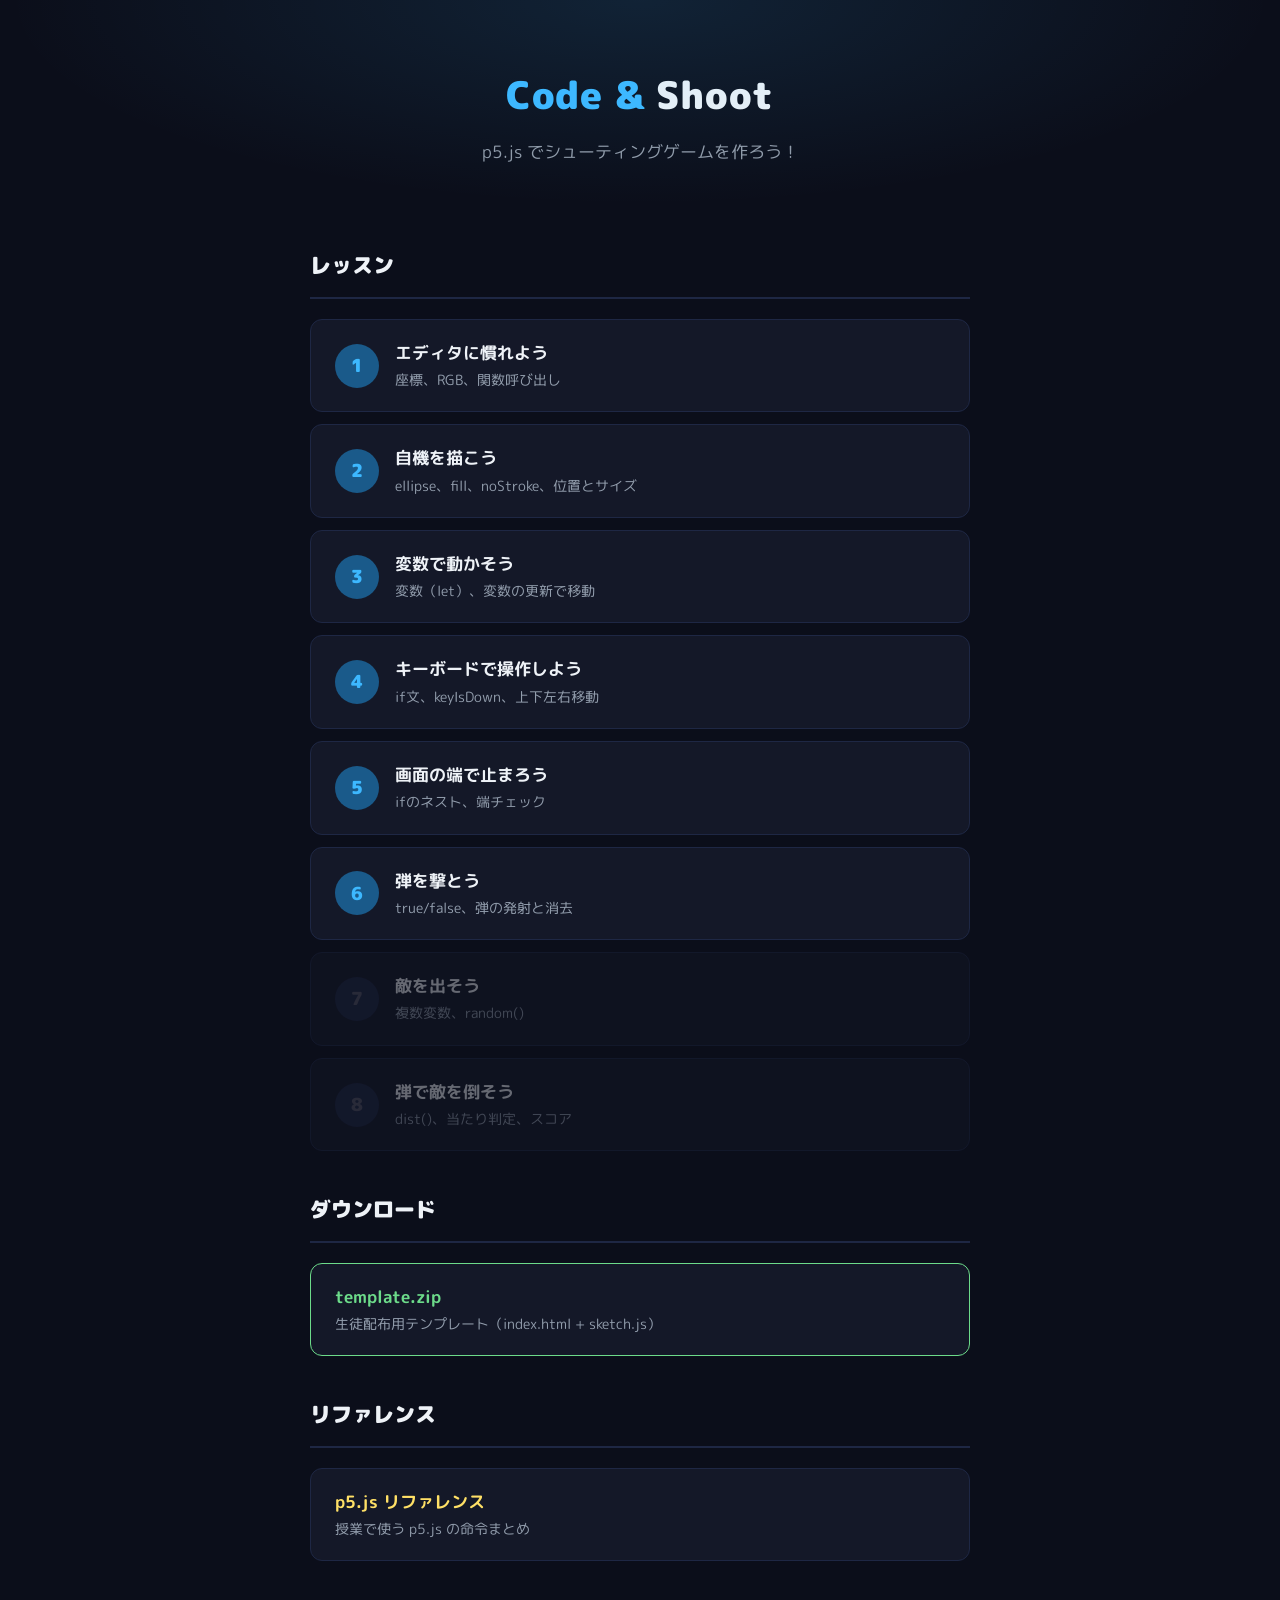
<file: docs/index.html>
<!DOCTYPE html>
<html lang="ja">
<head>
<meta charset="UTF-8">
<meta name="viewport" content="width=device-width, initial-scale=1.0">
<title>Code & Shoot｜もくじ</title>
<link href="https://fonts.googleapis.com/css2?family=M+PLUS+Rounded+1c:wght@400;700;900&family=Source+Code+Pro:wght@400;600&display=swap" rel="stylesheet">
<link rel="stylesheet" href="css/common.css">
<link rel="stylesheet" href="css/index.css">
</head>
<body>

<header>
  <h1><span>Code &</span> Shoot</h1>
  <p>p5.js でシューティングゲームを作ろう！</p>
</header>

<main class="container">

  <h2 class="section-title">レッスン</h2>
  <ul class="lesson-list">
    <li>
      <a href="lesson01.html">
        <div class="lesson-num">1</div>
        <div class="lesson-info">
          <div class="lesson-title">エディタに慣れよう</div>
          <div class="lesson-desc">座標、RGB、関数呼び出し</div>
        </div>
      </a>
    </li>
    <li>
      <a href="lesson02.html">
        <div class="lesson-num">2</div>
        <div class="lesson-info">
          <div class="lesson-title">自機を描こう</div>
          <div class="lesson-desc">ellipse、fill、noStroke、位置とサイズ</div>
        </div>
      </a>
    </li>
    <li>
      <a href="lesson03.html">
        <div class="lesson-num">3</div>
        <div class="lesson-info">
          <div class="lesson-title">変数で動かそう</div>
          <div class="lesson-desc">変数（let）、変数の更新で移動</div>
        </div>
      </a>
    </li>
    <li>
      <a href="lesson04.html">
        <div class="lesson-num">4</div>
        <div class="lesson-info">
          <div class="lesson-title">キーボードで操作しよう</div>
          <div class="lesson-desc">if文、keyIsDown、上下左右移動</div>
        </div>
      </a>
    </li>
    <li>
      <a href="lesson05.html">
        <div class="lesson-num">5</div>
        <div class="lesson-info">
          <div class="lesson-title">画面の端で止まろう</div>
          <div class="lesson-desc">ifのネスト、端チェック</div>
        </div>
      </a>
    </li>
    <li>
      <a href="lesson06.html">
        <div class="lesson-num">6</div>
        <div class="lesson-info">
          <div class="lesson-title">弾を撃とう</div>
          <div class="lesson-desc">true/false、弾の発射と消去</div>
        </div>
      </a>
    </li>
    <li class="disabled">
      <a href="#">
        <div class="lesson-num">7</div>
        <div class="lesson-info">
          <div class="lesson-title">敵を出そう</div>
          <div class="lesson-desc">複数変数、random()</div>
        </div>
      </a>
    </li>
    <li class="disabled">
      <a href="#">
        <div class="lesson-num">8</div>
        <div class="lesson-info">
          <div class="lesson-title">弾で敵を倒そう</div>
          <div class="lesson-desc">dist()、当たり判定、スコア</div>
        </div>
      </a>
    </li>
  </ul>

  <h2 class="section-title">ダウンロード</h2>
  <a href="https://github.com/trigg-dev/code-and-shoot/releases/latest/download/template.zip" class="ref-link ref-link--green">
    <div class="ref-title ref-title--green">template.zip</div>
    <div class="ref-desc">生徒配布用テンプレート（index.html + sketch.js）</div>
  </a>

  <h2 class="section-title">リファレンス</h2>
  <a href="reference.html" class="ref-link">
    <div class="ref-title">p5.js リファレンス</div>
    <div class="ref-desc">授業で使う p5.js の命令まとめ</div>
  </a>

</main>

</body>
</html>
</file>
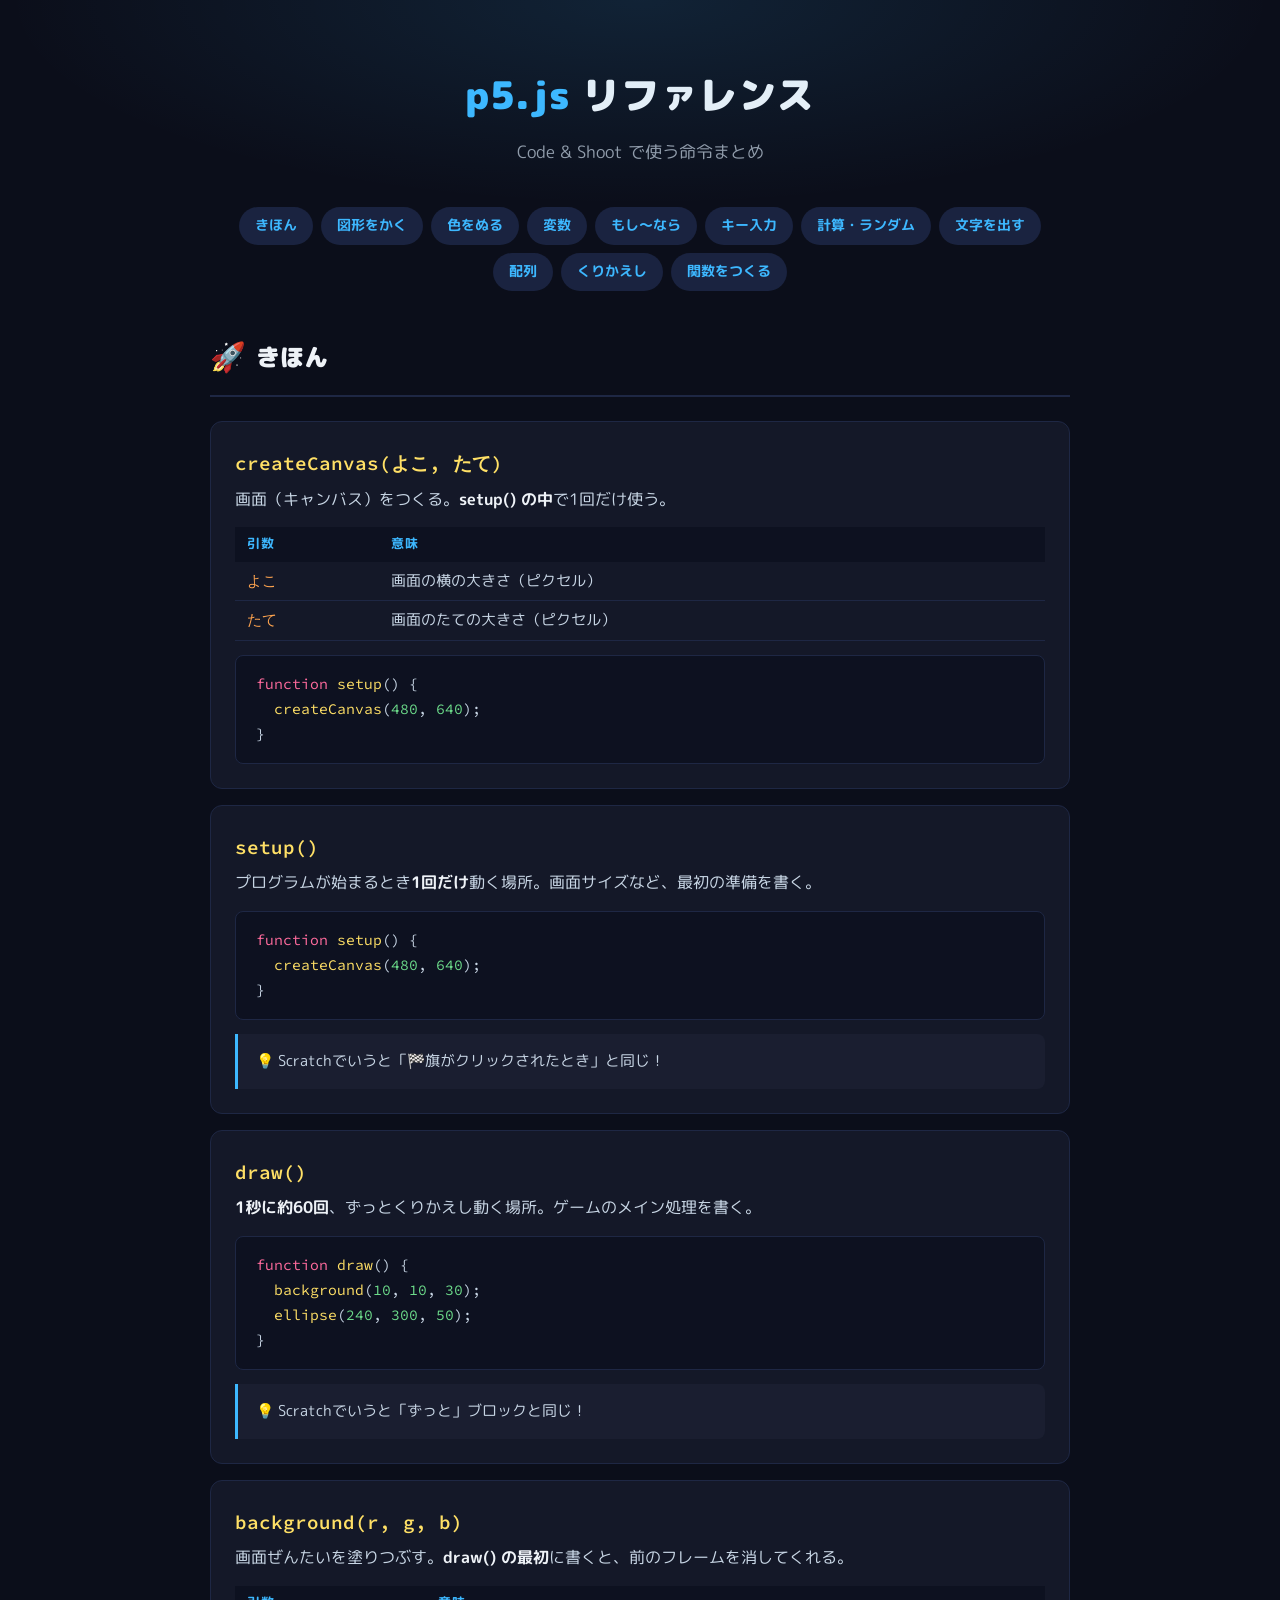
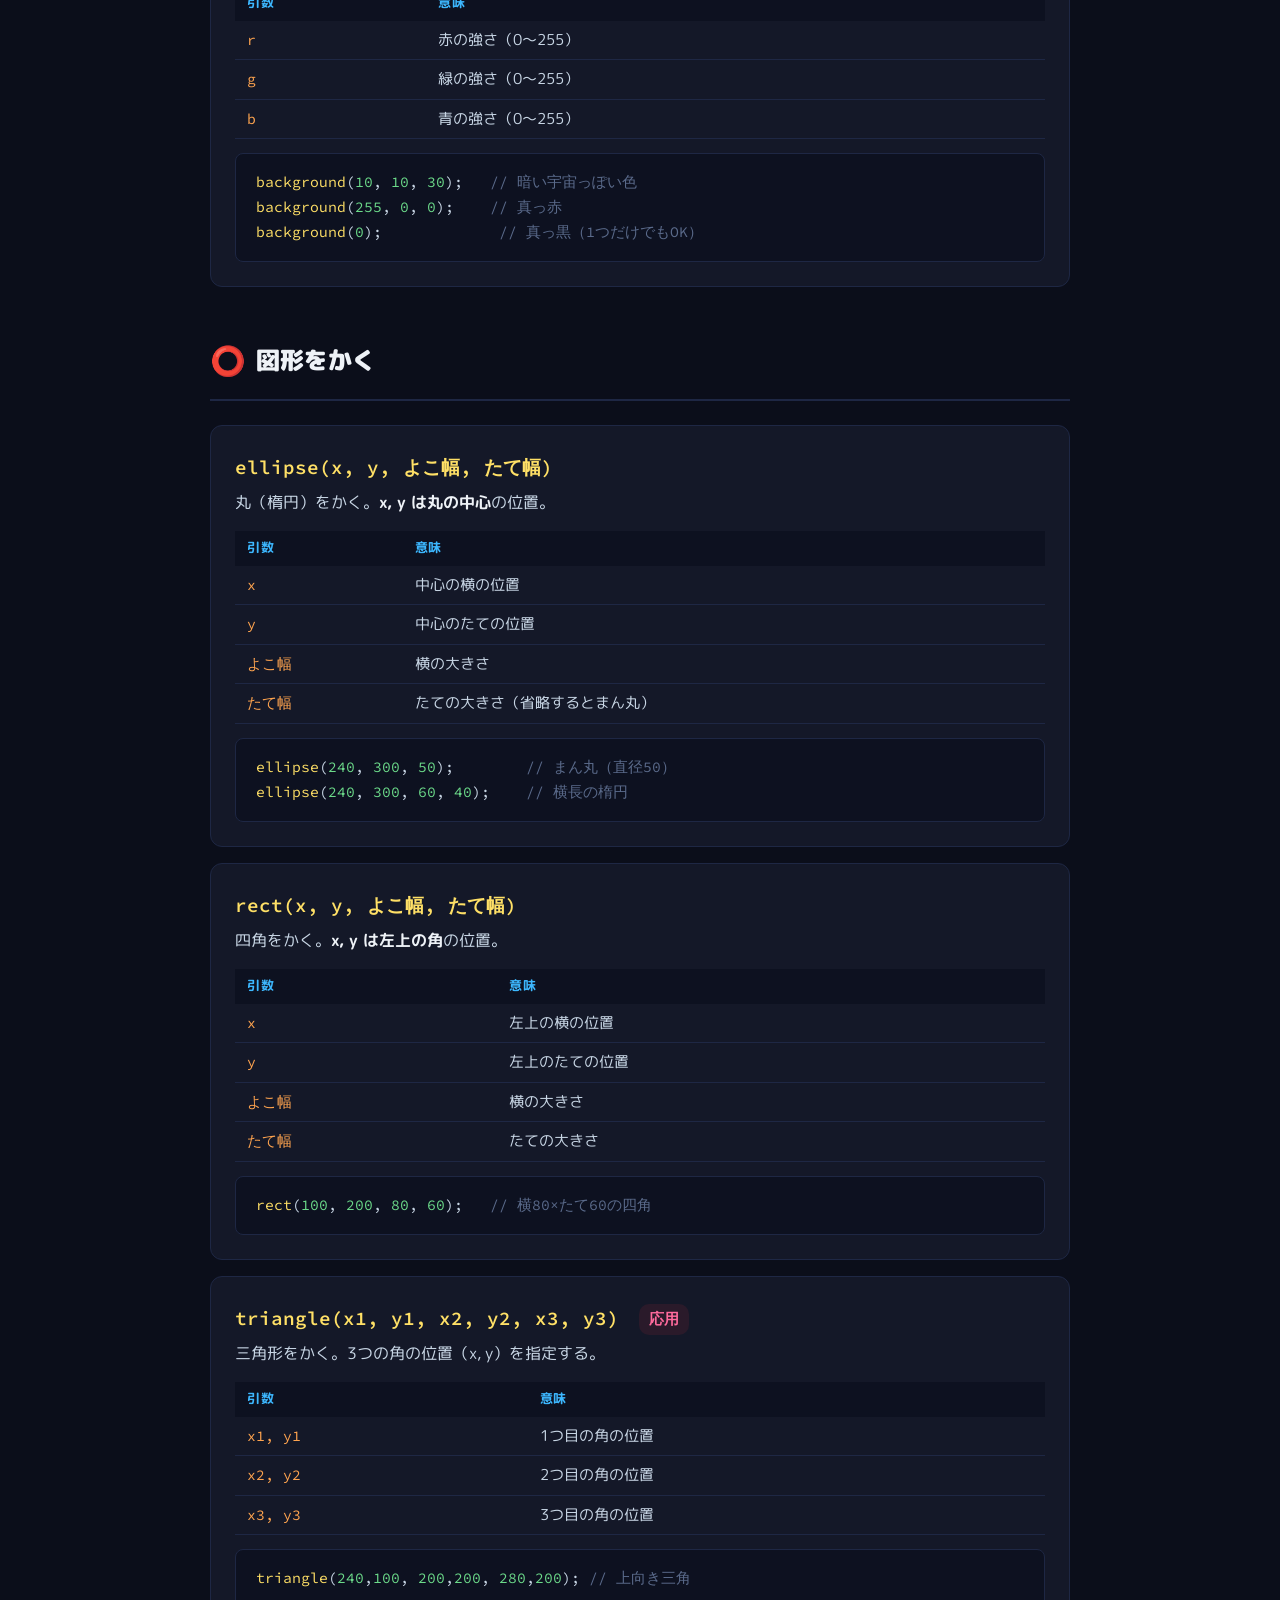
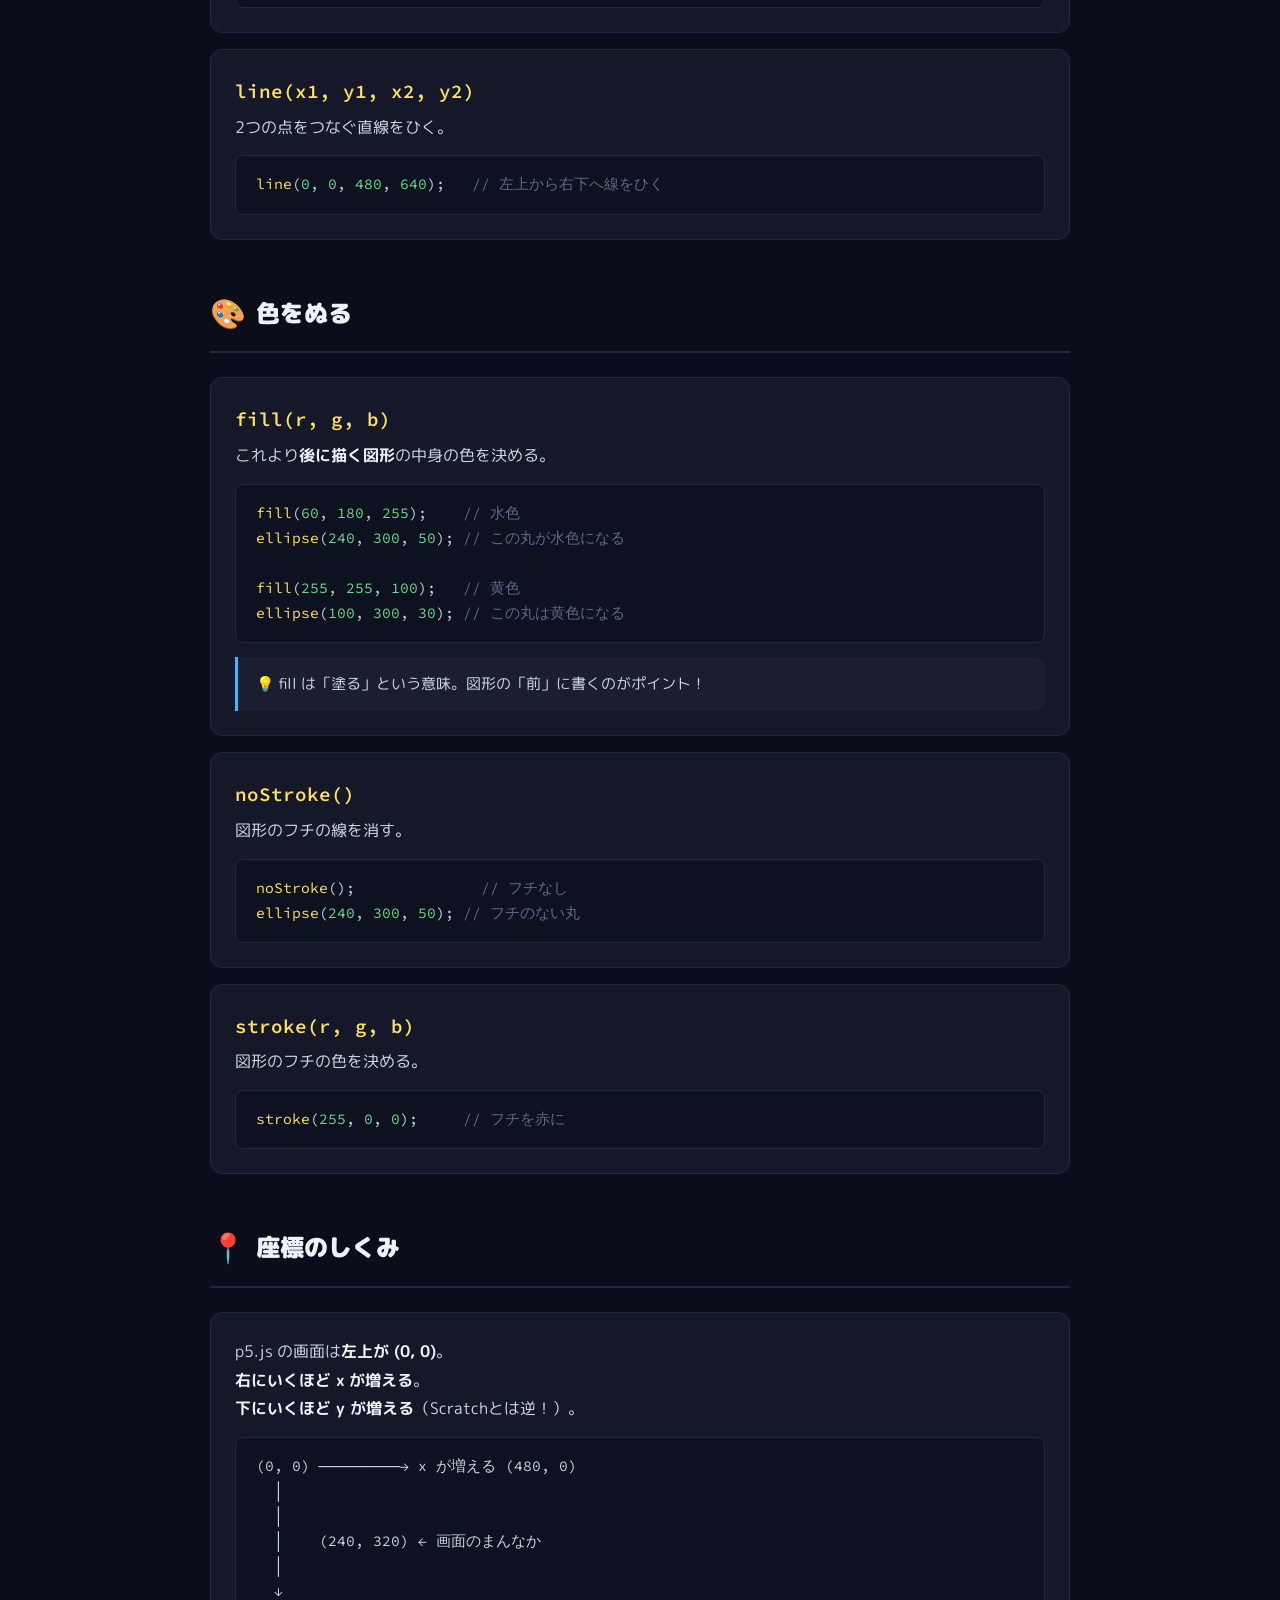
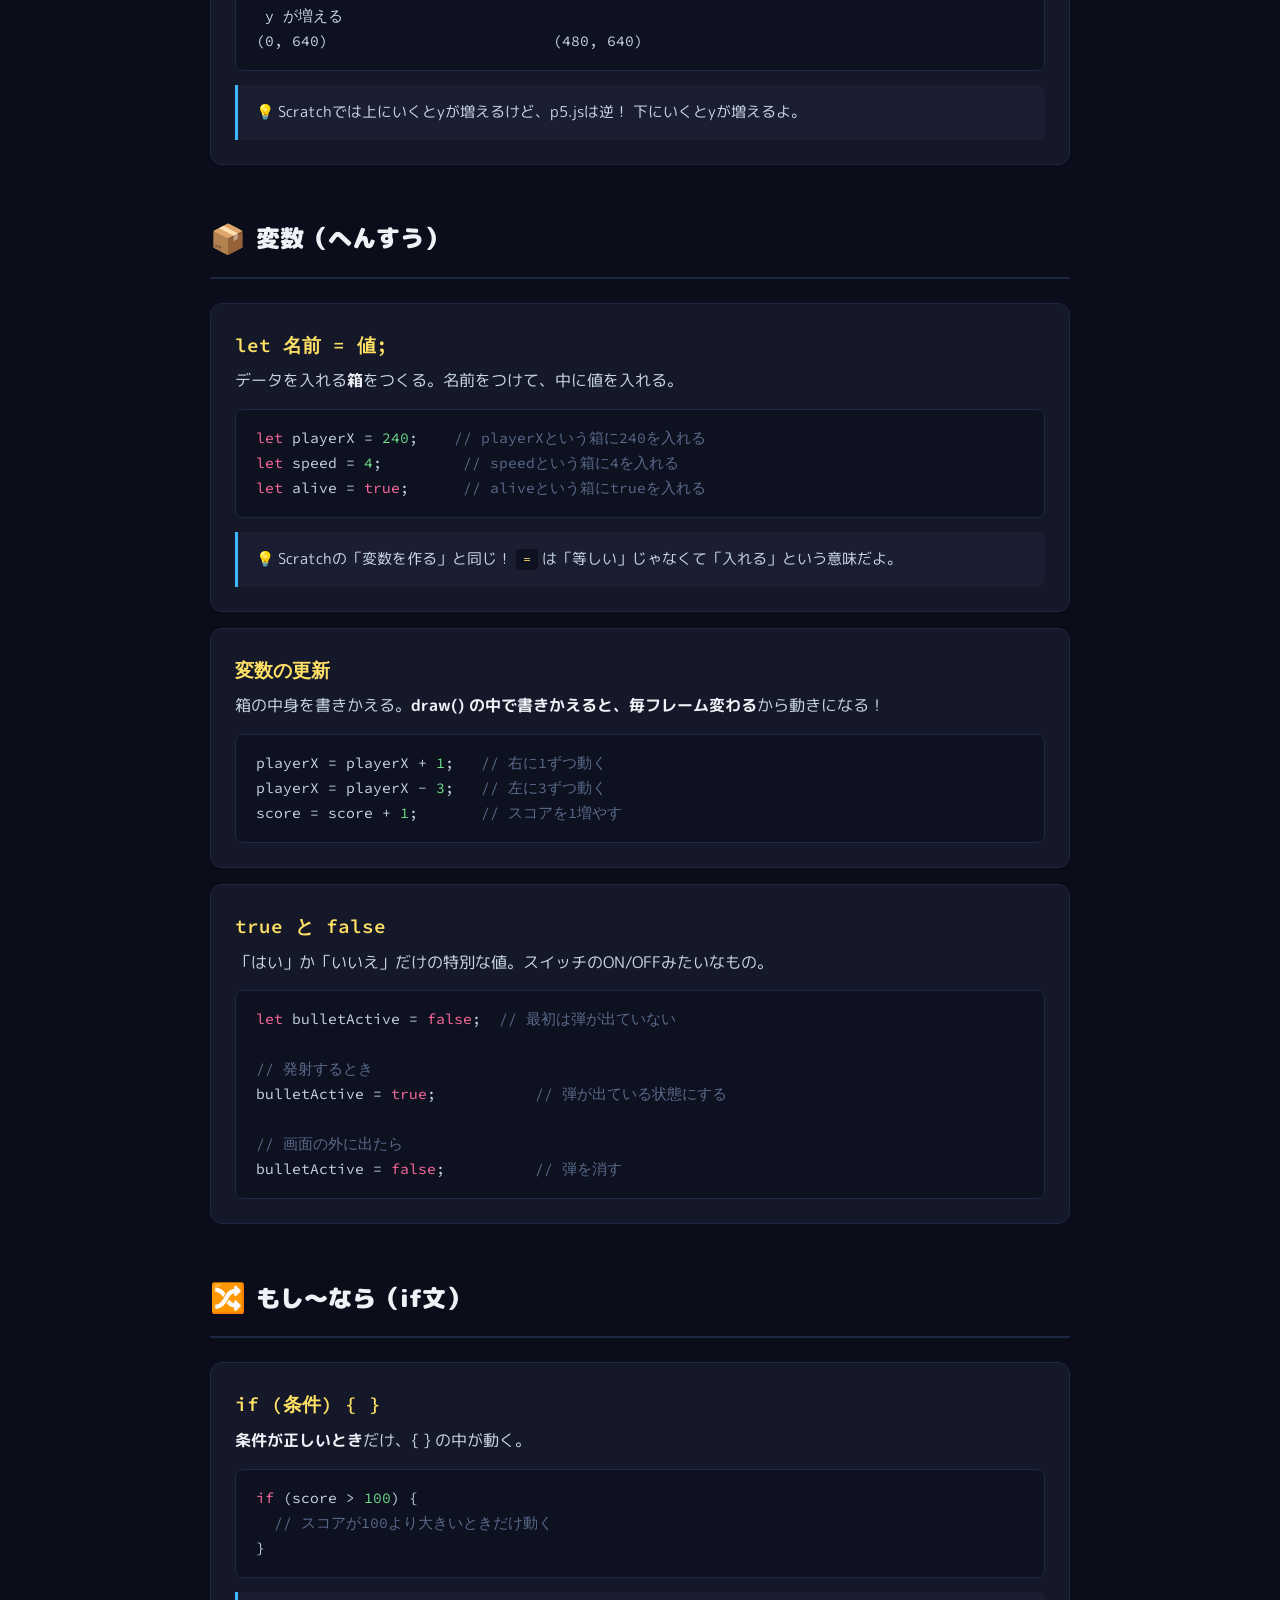
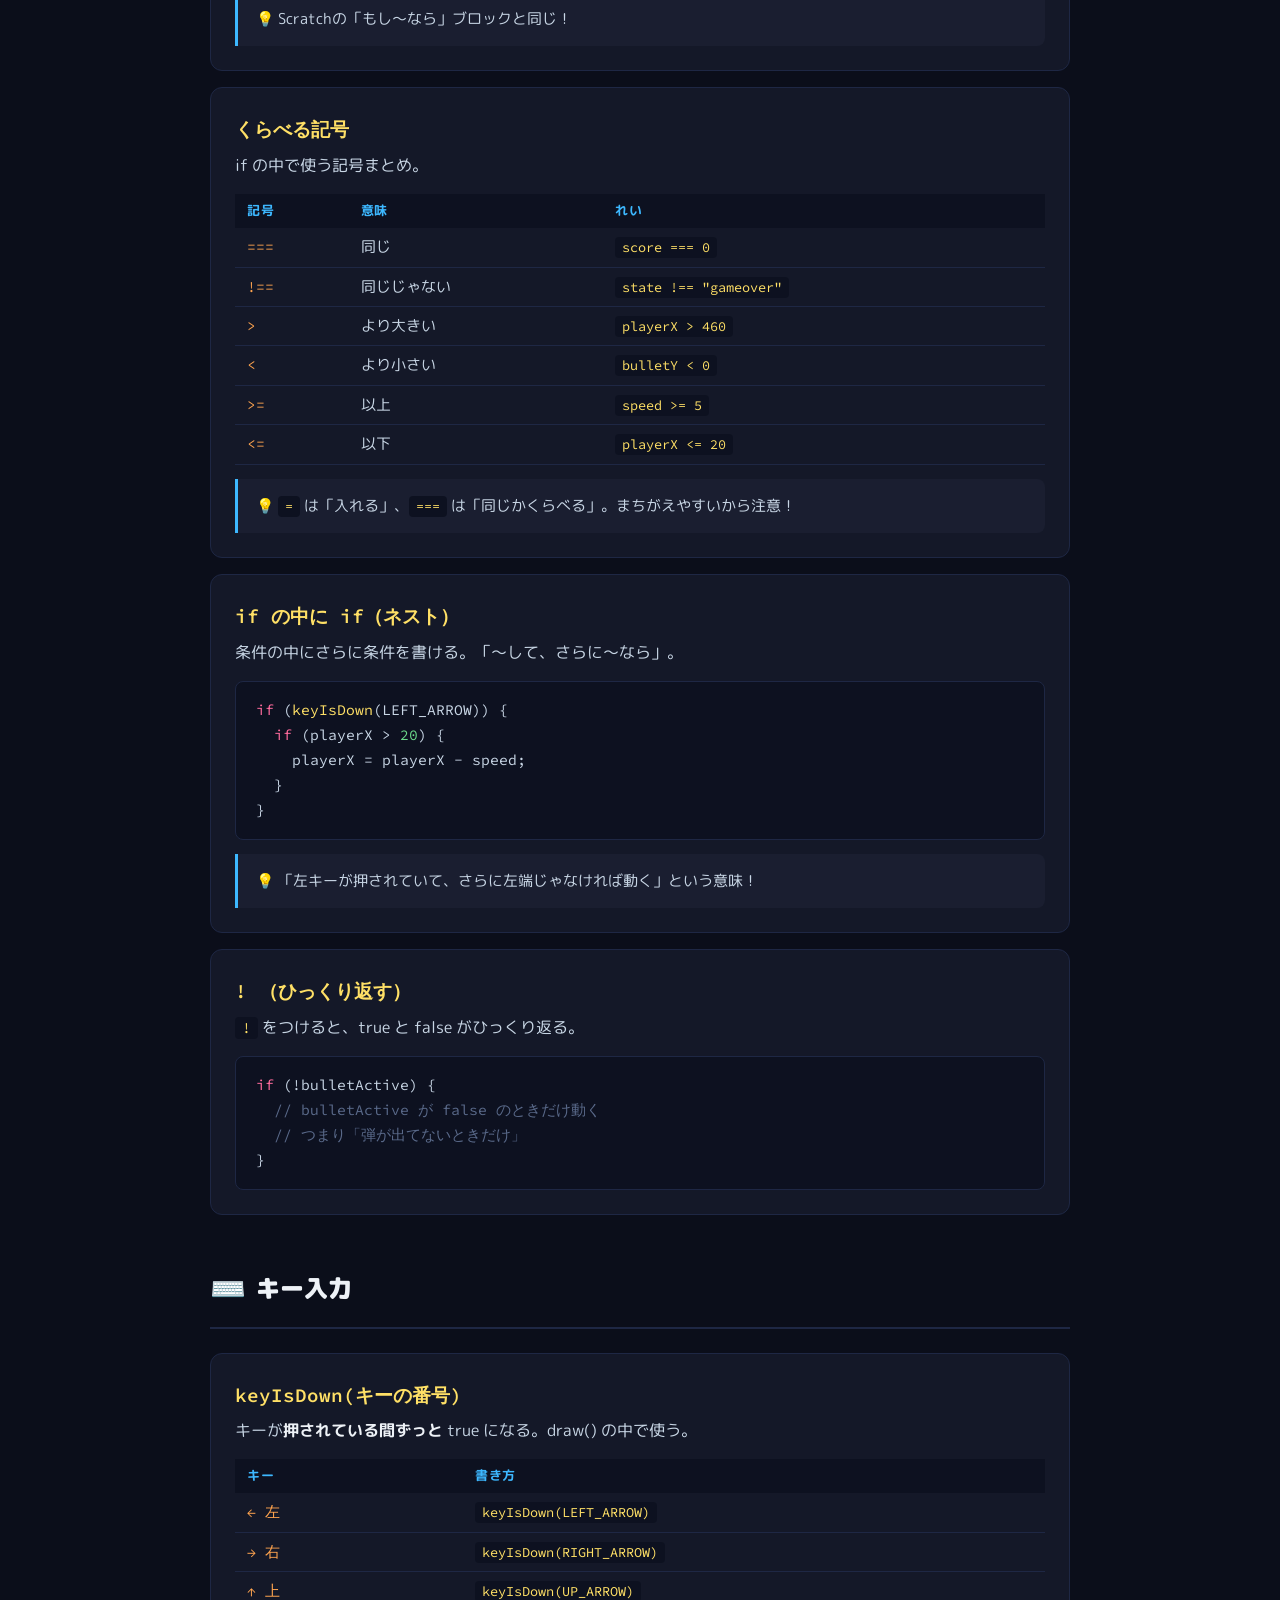
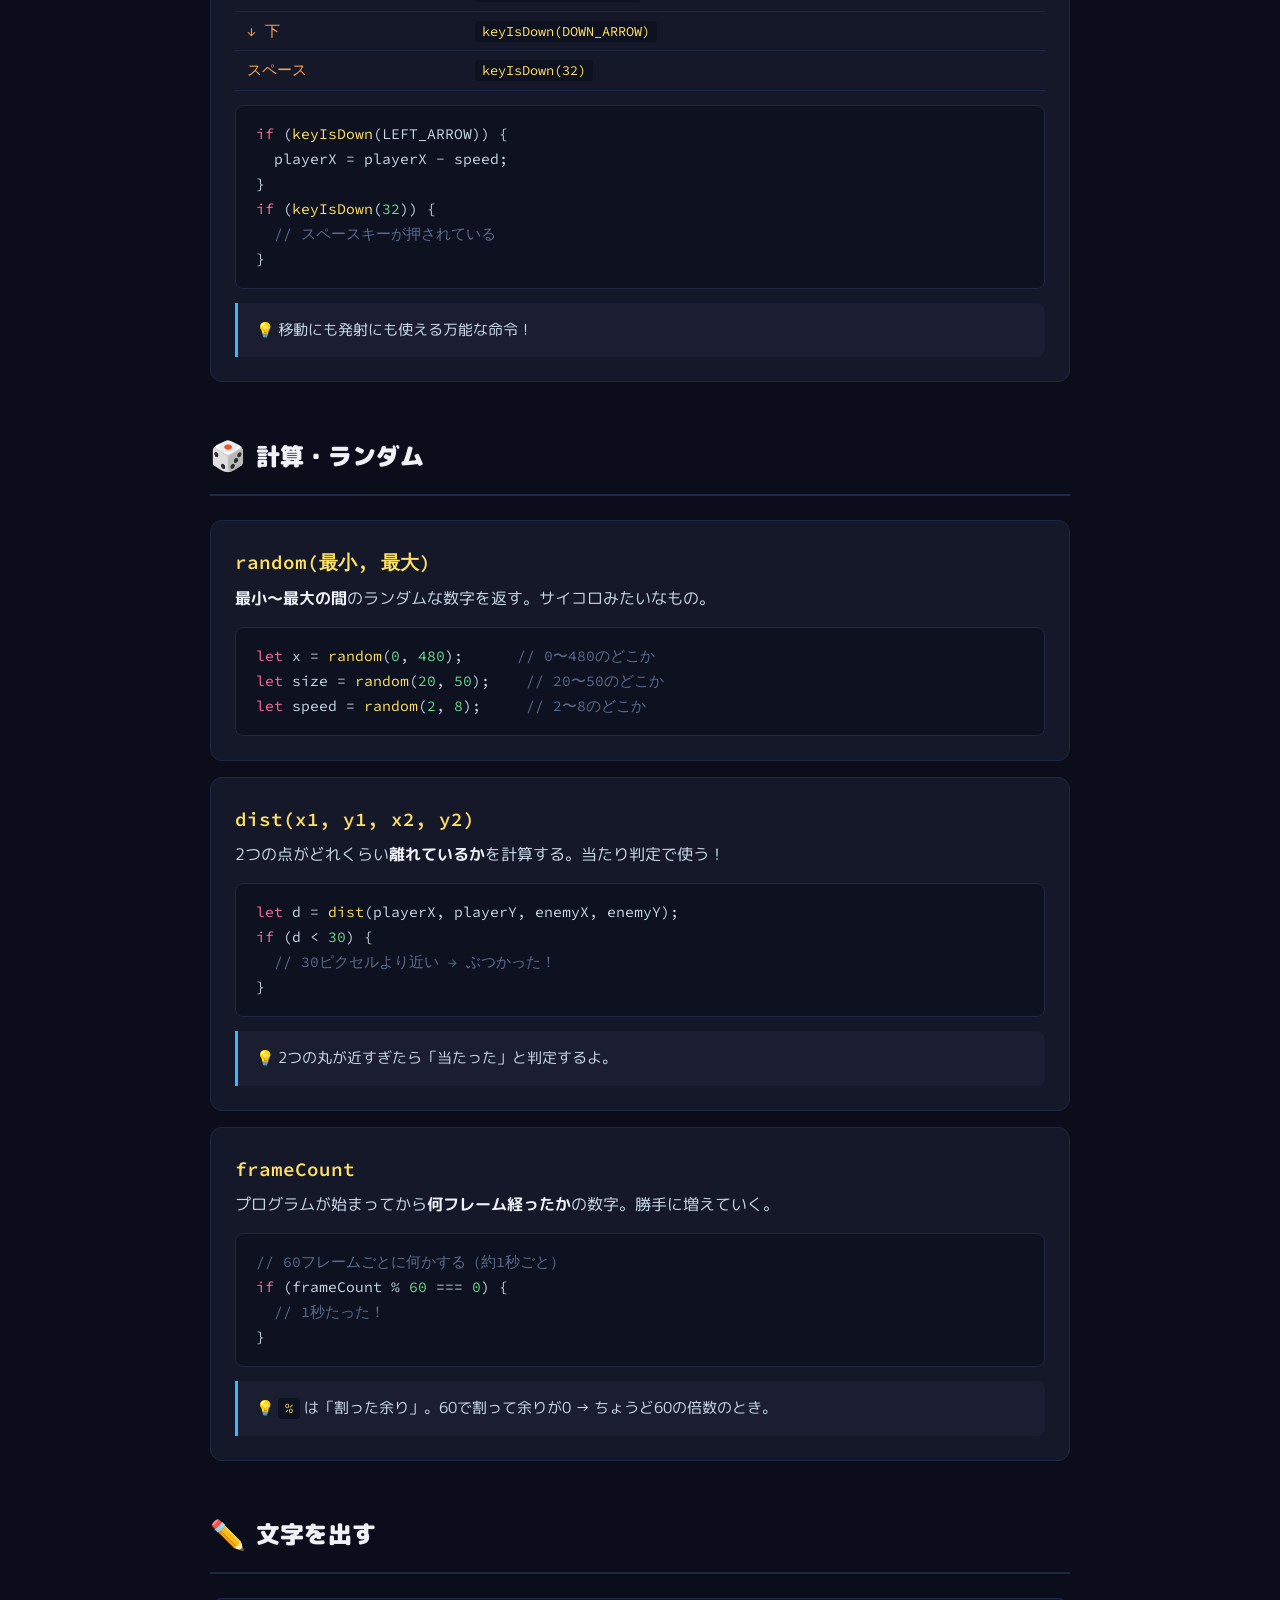
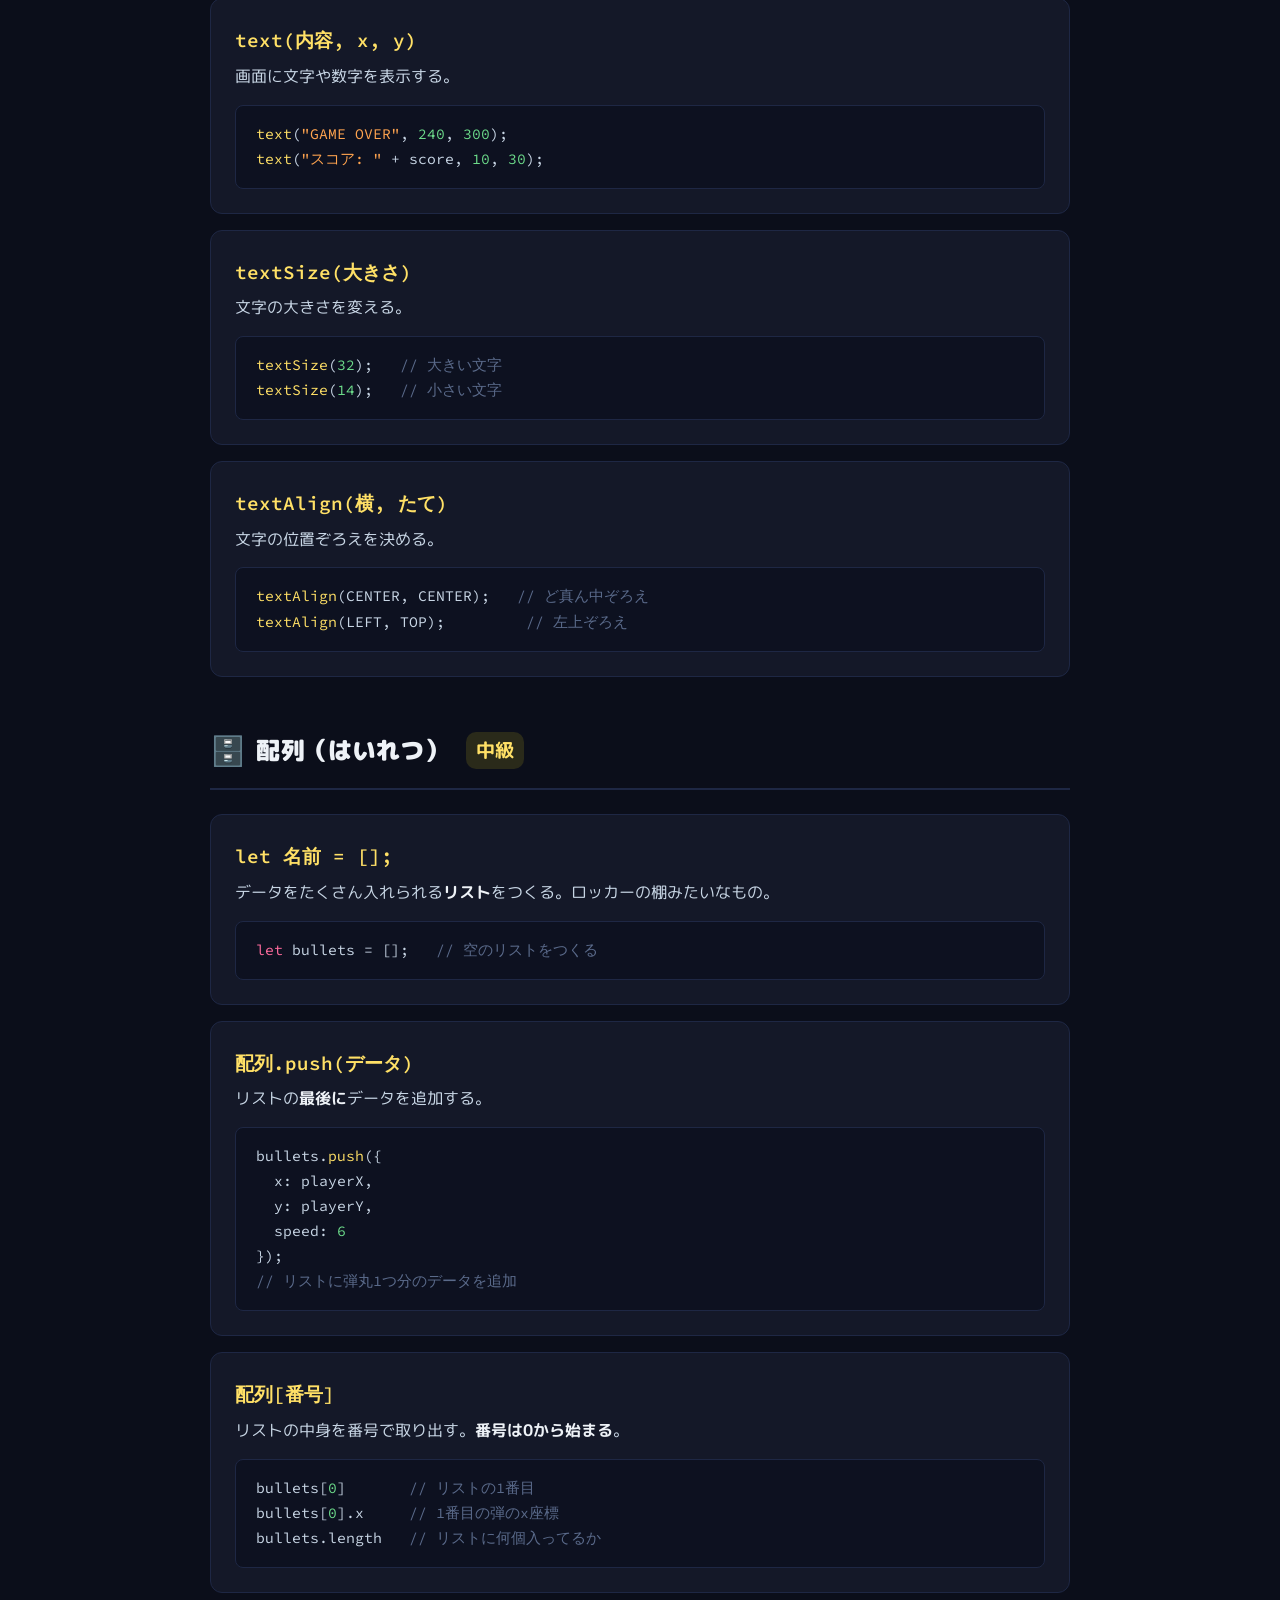
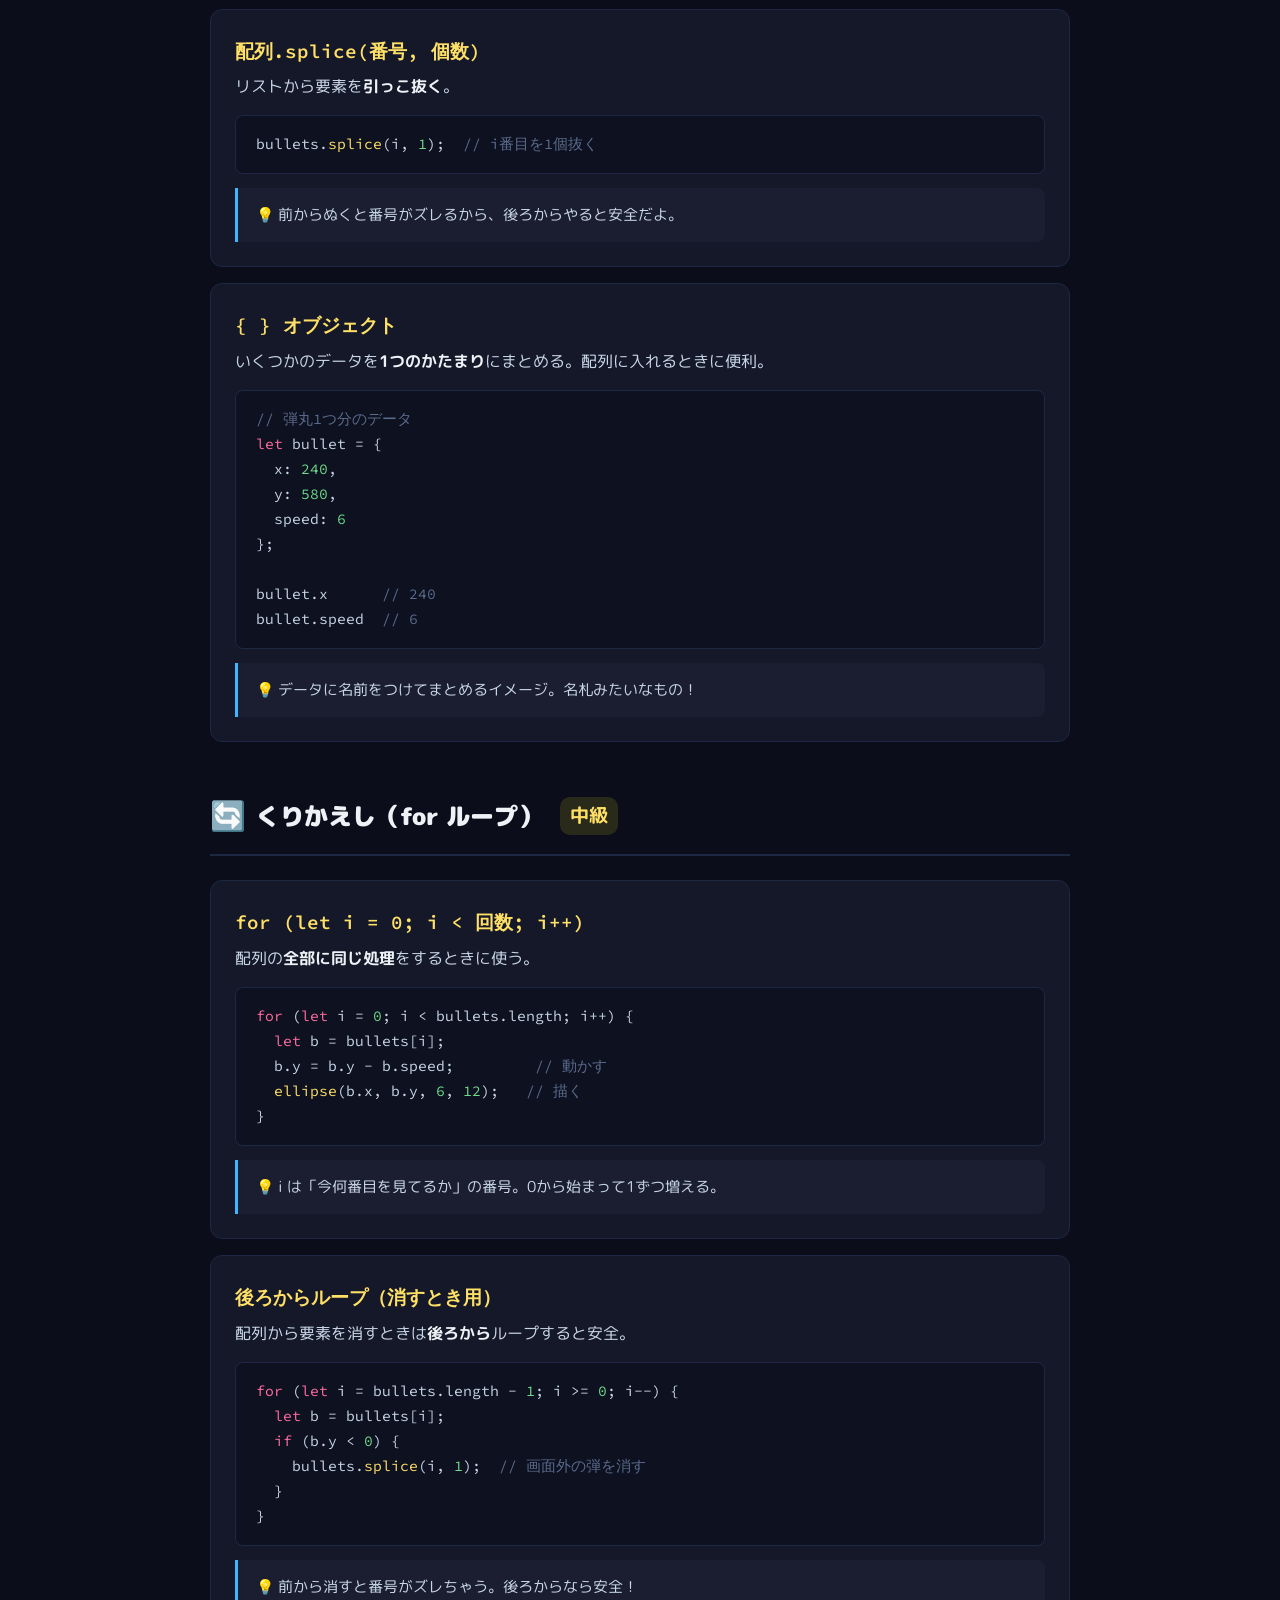
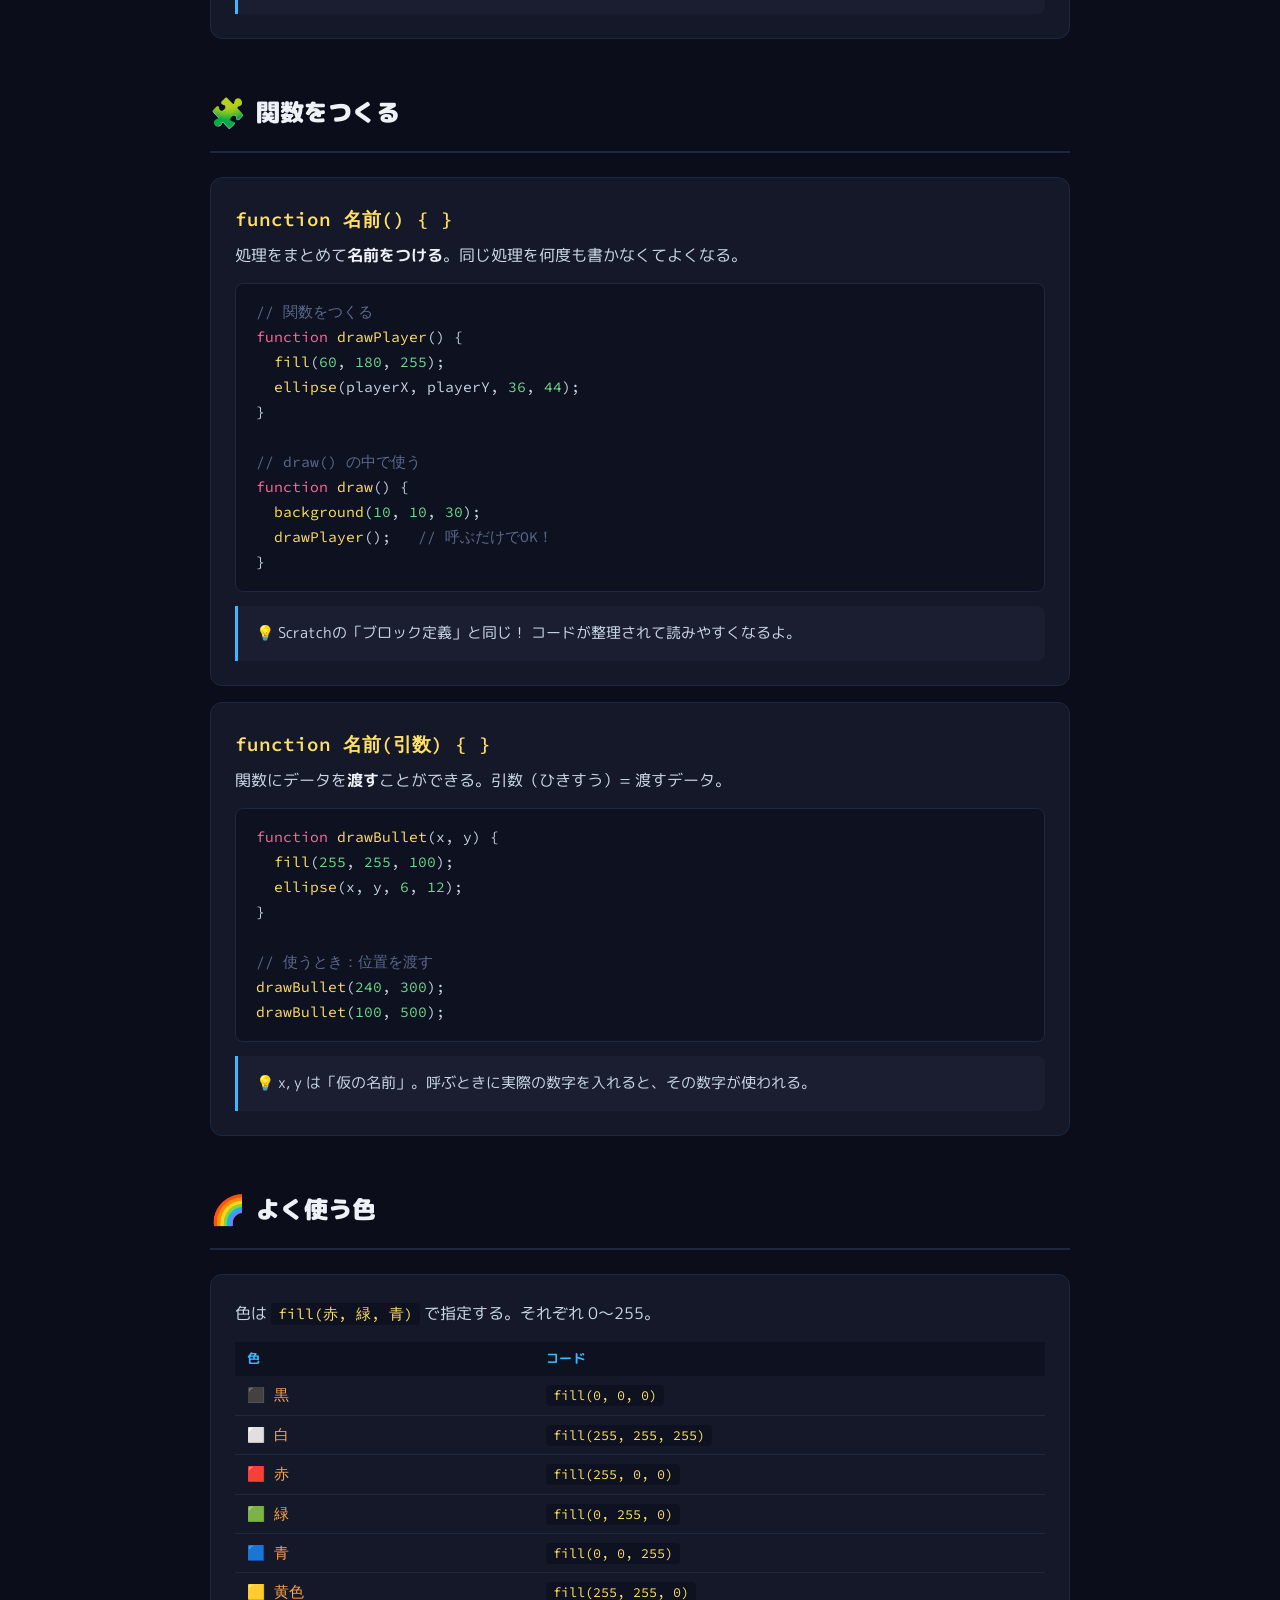
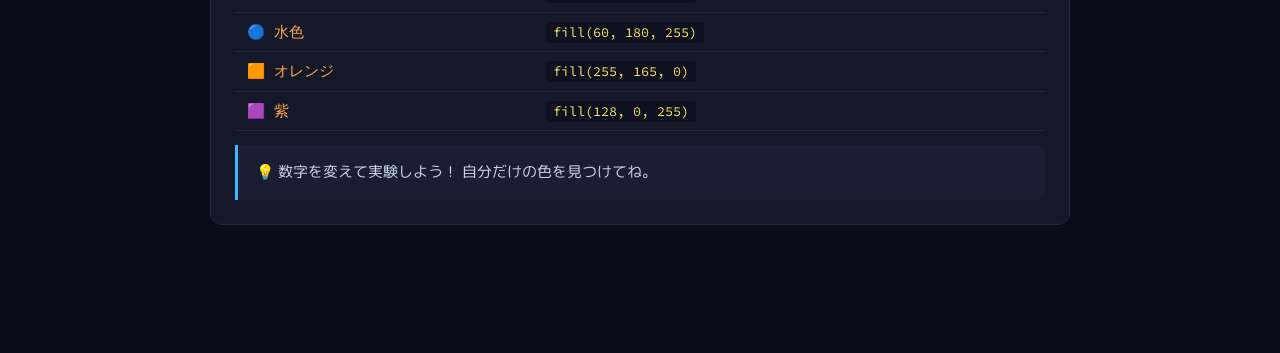
<file: docs/reference.html>
<!DOCTYPE html>
<html lang="ja">
<head>
<meta charset="UTF-8">
<meta name="viewport" content="width=device-width, initial-scale=1.0">
<title>p5.js リファレンス｜Code & Shoot</title>
<link href="https://fonts.googleapis.com/css2?family=M+PLUS+Rounded+1c:wght@400;700;900&family=Source+Code+Pro:wght@400;600&display=swap" rel="stylesheet">
<link rel="stylesheet" href="css/common.css">
<link rel="stylesheet" href="css/reference.css">
</head>
<body>

<header>
  <h1><span>p5.js</span> リファレンス</h1>
  <p>Code & Shoot で使う命令まとめ</p>
</header>

<nav class="ref-nav" aria-label="セクションナビ">
  <a href="#kihon">きほん</a>
  <a href="#drawing">図形をかく</a>
  <a href="#color">色をぬる</a>
  <a href="#variables">変数</a>
  <a href="#if">もし〜なら</a>
  <a href="#input">キー入力</a>
  <a href="#math">計算・ランダム</a>
  <a href="#text">文字を出す</a>
  <a href="#array">配列</a>
  <a href="#loop">くりかえし</a>
  <a href="#function">関数をつくる</a>
</nav>

<main class="container">

<section class="section" id="kihon">
  <h2 class="section-title"><span class="icon">🚀</span> きほん</h2>

  <div class="card">
    <div class="card-name">createCanvas(よこ, たて)</div>
    <div class="card-desc">画面（キャンバス）をつくる。<strong>setup() の中</strong>で1回だけ使う。</div>
    <table class="args">
      <tr><th>引数</th><th>意味</th></tr>
      <tr><td>よこ</td><td>画面の横の大きさ（ピクセル）</td></tr>
      <tr><td>たて</td><td>画面のたての大きさ（ピクセル）</td></tr>
    </table>
    <pre><span class="keyword">function</span> <span class="func">setup</span>() {
  <span class="func">createCanvas</span>(<span class="number">480</span>, <span class="number">640</span>);
}</pre>
  </div>

  <div class="card">
    <div class="card-name">setup()</div>
    <div class="card-desc">プログラムが始まるとき<strong>1回だけ</strong>動く場所。画面サイズなど、最初の準備を書く。</div>
    <pre><span class="keyword">function</span> <span class="func">setup</span>() {
  <span class="func">createCanvas</span>(<span class="number">480</span>, <span class="number">640</span>);
}</pre>
    <div class="hint">Scratchでいうと「🏁旗がクリックされたとき」と同じ！</div>
  </div>

  <div class="card">
    <div class="card-name">draw()</div>
    <div class="card-desc"><strong>1秒に約60回</strong>、ずっとくりかえし動く場所。ゲームのメイン処理を書く。</div>
    <pre><span class="keyword">function</span> <span class="func">draw</span>() {
  <span class="func">background</span>(<span class="number">10</span>, <span class="number">10</span>, <span class="number">30</span>);
  <span class="func">ellipse</span>(<span class="number">240</span>, <span class="number">300</span>, <span class="number">50</span>);
}</pre>
    <div class="hint">Scratchでいうと「ずっと」ブロックと同じ！</div>
  </div>

  <div class="card">
    <div class="card-name">background(r, g, b)</div>
    <div class="card-desc">画面ぜんたいを塗りつぶす。<strong>draw() の最初</strong>に書くと、前のフレームを消してくれる。</div>
    <table class="args">
      <tr><th>引数</th><th>意味</th></tr>
      <tr><td>r</td><td>赤の強さ（0〜255）</td></tr>
      <tr><td>g</td><td>緑の強さ（0〜255）</td></tr>
      <tr><td>b</td><td>青の強さ（0〜255）</td></tr>
    </table>
    <pre><span class="func">background</span>(<span class="number">10</span>, <span class="number">10</span>, <span class="number">30</span>);   <span class="comment">// 暗い宇宙っぽい色</span>
<span class="func">background</span>(<span class="number">255</span>, <span class="number">0</span>, <span class="number">0</span>);    <span class="comment">// 真っ赤</span>
<span class="func">background</span>(<span class="number">0</span>);             <span class="comment">// 真っ黒（1つだけでもOK）</span></pre>
  </div>
</section>

<section class="section" id="drawing">
  <h2 class="section-title"><span class="icon">⭕</span> 図形をかく</h2>

  <div class="card">
    <div class="card-name">ellipse(x, y, よこ幅, たて幅)</div>
    <div class="card-desc">丸（楕円）をかく。<strong>x, y は丸の中心</strong>の位置。</div>
    <table class="args">
      <tr><th>引数</th><th>意味</th></tr>
      <tr><td>x</td><td>中心の横の位置</td></tr>
      <tr><td>y</td><td>中心のたての位置</td></tr>
      <tr><td>よこ幅</td><td>横の大きさ</td></tr>
      <tr><td>たて幅</td><td>たての大きさ（省略するとまん丸）</td></tr>
    </table>
    <pre><span class="func">ellipse</span>(<span class="number">240</span>, <span class="number">300</span>, <span class="number">50</span>);        <span class="comment">// まん丸（直径50）</span>
<span class="func">ellipse</span>(<span class="number">240</span>, <span class="number">300</span>, <span class="number">60</span>, <span class="number">40</span>);    <span class="comment">// 横長の楕円</span></pre>
  </div>

  <div class="card">
    <div class="card-name">rect(x, y, よこ幅, たて幅)</div>
    <div class="card-desc">四角をかく。<strong>x, y は左上の角</strong>の位置。</div>
    <table class="args">
      <tr><th>引数</th><th>意味</th></tr>
      <tr><td>x</td><td>左上の横の位置</td></tr>
      <tr><td>y</td><td>左上のたての位置</td></tr>
      <tr><td>よこ幅</td><td>横の大きさ</td></tr>
      <tr><td>たて幅</td><td>たての大きさ</td></tr>
    </table>
    <pre><span class="func">rect</span>(<span class="number">100</span>, <span class="number">200</span>, <span class="number">80</span>, <span class="number">60</span>);   <span class="comment">// 横80×たて60の四角</span></pre>
  </div>

  <div class="card">
    <div class="card-name">triangle(x1, y1, x2, y2, x3, y3) <span class="tag tag-adv">応用</span></div>
    <div class="card-desc">三角形をかく。3つの角の位置（x, y）を指定する。</div>
    <table class="args">
      <tr><th>引数</th><th>意味</th></tr>
      <tr><td>x1, y1</td><td>1つ目の角の位置</td></tr>
      <tr><td>x2, y2</td><td>2つ目の角の位置</td></tr>
      <tr><td>x3, y3</td><td>3つ目の角の位置</td></tr>
    </table>
    <pre><span class="func">triangle</span>(<span class="number">240</span>,<span class="number">100</span>, <span class="number">200</span>,<span class="number">200</span>, <span class="number">280</span>,<span class="number">200</span>); <span class="comment">// 上向き三角</span></pre>
  </div>

  <div class="card">
    <div class="card-name">line(x1, y1, x2, y2)</div>
    <div class="card-desc">2つの点をつなぐ直線をひく。</div>
    <pre><span class="func">line</span>(<span class="number">0</span>, <span class="number">0</span>, <span class="number">480</span>, <span class="number">640</span>);   <span class="comment">// 左上から右下へ線をひく</span></pre>
  </div>
</section>

<section class="section" id="color">
  <h2 class="section-title"><span class="icon">🎨</span> 色をぬる</h2>

  <div class="card">
    <div class="card-name">fill(r, g, b)</div>
    <div class="card-desc">これより<strong>後に描く図形</strong>の中身の色を決める。</div>
    <pre><span class="func">fill</span>(<span class="number">60</span>, <span class="number">180</span>, <span class="number">255</span>);    <span class="comment">// 水色</span>
<span class="func">ellipse</span>(<span class="number">240</span>, <span class="number">300</span>, <span class="number">50</span>); <span class="comment">// この丸が水色になる</span>

<span class="func">fill</span>(<span class="number">255</span>, <span class="number">255</span>, <span class="number">100</span>);   <span class="comment">// 黄色</span>
<span class="func">ellipse</span>(<span class="number">100</span>, <span class="number">300</span>, <span class="number">30</span>); <span class="comment">// この丸は黄色になる</span></pre>
    <div class="hint">fill は「塗る」という意味。図形の「前」に書くのがポイント！</div>
  </div>

  <div class="card">
    <div class="card-name">noStroke()</div>
    <div class="card-desc">図形のフチの線を消す。</div>
    <pre><span class="func">noStroke</span>();              <span class="comment">// フチなし</span>
<span class="func">ellipse</span>(<span class="number">240</span>, <span class="number">300</span>, <span class="number">50</span>); <span class="comment">// フチのない丸</span></pre>
  </div>

  <div class="card">
    <div class="card-name">stroke(r, g, b)</div>
    <div class="card-desc">図形のフチの色を決める。</div>
    <pre><span class="func">stroke</span>(<span class="number">255</span>, <span class="number">0</span>, <span class="number">0</span>);     <span class="comment">// フチを赤に</span></pre>
  </div>
</section>

<section class="section">
  <h2 class="section-title"><span class="icon">📍</span> 座標のしくみ</h2>

  <div class="card">
    <div class="card-desc">
      p5.js の画面は<strong>左上が (0, 0)</strong>。<br>
      <strong>右にいくほど x が増える</strong>。<br>
      <strong>下にいくほど y が増える</strong>（Scratchとは逆！）。
    </div>
    <pre>
(0, 0) ─────────→ x が増える (480, 0)
  │
  │
  │    (240, 320) ← 画面のまんなか
  │
  ↓
 y が増える
(0, 640)                         (480, 640)
</pre>
    <div class="hint">Scratchでは上にいくとyが増えるけど、p5.jsは逆！ 下にいくとyが増えるよ。</div>
  </div>
</section>

<section class="section" id="variables">
  <h2 class="section-title"><span class="icon">📦</span> 変数（へんすう）</h2>

  <div class="card">
    <div class="card-name">let 名前 = 値;</div>
    <div class="card-desc">データを入れる<strong>箱</strong>をつくる。名前をつけて、中に値を入れる。</div>
    <pre><span class="keyword">let</span> playerX = <span class="number">240</span>;    <span class="comment">// playerXという箱に240を入れる</span>
<span class="keyword">let</span> speed = <span class="number">4</span>;         <span class="comment">// speedという箱に4を入れる</span>
<span class="keyword">let</span> alive = <span class="keyword">true</span>;      <span class="comment">// aliveという箱にtrueを入れる</span></pre>
    <div class="hint">Scratchの「変数を作る」と同じ！ <code>=</code> は「等しい」じゃなくて「入れる」という意味だよ。</div>
  </div>

  <div class="card">
    <div class="card-name">変数の更新</div>
    <div class="card-desc">箱の中身を書きかえる。<strong>draw() の中で書きかえると、毎フレーム変わる</strong>から動きになる！</div>
    <pre>playerX = playerX + <span class="number">1</span>;   <span class="comment">// 右に1ずつ動く</span>
playerX = playerX - <span class="number">3</span>;   <span class="comment">// 左に3ずつ動く</span>
score = score + <span class="number">1</span>;       <span class="comment">// スコアを1増やす</span></pre>
  </div>

  <div class="card">
    <div class="card-name">true と false</div>
    <div class="card-desc">「はい」か「いいえ」だけの特別な値。スイッチのON/OFFみたいなもの。</div>
    <pre><span class="keyword">let</span> bulletActive = <span class="keyword">false</span>;  <span class="comment">// 最初は弾が出ていない</span>

<span class="comment">// 発射するとき</span>
bulletActive = <span class="keyword">true</span>;           <span class="comment">// 弾が出ている状態にする</span>

<span class="comment">// 画面の外に出たら</span>
bulletActive = <span class="keyword">false</span>;          <span class="comment">// 弾を消す</span></pre>
  </div>
</section>

<section class="section" id="if">
  <h2 class="section-title"><span class="icon">🔀</span> もし〜なら（if文）</h2>

  <div class="card">
    <div class="card-name">if (条件) { }</div>
    <div class="card-desc"><strong>条件が正しいとき</strong>だけ、{ } の中が動く。</div>
    <pre><span class="keyword">if</span> (score > <span class="number">100</span>) {
  <span class="comment">// スコアが100より大きいときだけ動く</span>
}</pre>
    <div class="hint">Scratchの「もし〜なら」ブロックと同じ！</div>
  </div>

  <div class="card">
    <div class="card-name">くらべる記号</div>
    <div class="card-desc">if の中で使う記号まとめ。</div>
    <table class="args">
      <tr><th>記号</th><th>意味</th><th>れい</th></tr>
      <tr><td>===</td><td>同じ</td><td><code>score === 0</code></td></tr>
      <tr><td>!==</td><td>同じじゃない</td><td><code>state !== "gameover"</code></td></tr>
      <tr><td>&gt;</td><td>より大きい</td><td><code>playerX > 460</code></td></tr>
      <tr><td>&lt;</td><td>より小さい</td><td><code>bulletY < 0</code></td></tr>
      <tr><td>&gt;=</td><td>以上</td><td><code>speed >= 5</code></td></tr>
      <tr><td>&lt;=</td><td>以下</td><td><code>playerX <= 20</code></td></tr>
    </table>
    <div class="hint"><code>=</code> は「入れる」、<code>===</code> は「同じかくらべる」。まちがえやすいから注意！</div>
  </div>

  <div class="card">
    <div class="card-name">if の中に if（ネスト）</div>
    <div class="card-desc">条件の中にさらに条件を書ける。「〜して、さらに〜なら」。</div>
    <pre><span class="keyword">if</span> (<span class="func">keyIsDown</span>(LEFT_ARROW)) {
  <span class="keyword">if</span> (playerX > <span class="number">20</span>) {
    playerX = playerX - speed;
  }
}</pre>
    <div class="hint">「左キーが押されていて、さらに左端じゃなければ動く」という意味！</div>
  </div>

  <div class="card">
    <div class="card-name">! （ひっくり返す）</div>
    <div class="card-desc"><code>!</code> をつけると、true と false がひっくり返る。</div>
    <pre><span class="keyword">if</span> (!bulletActive) {
  <span class="comment">// bulletActive が false のときだけ動く</span>
  <span class="comment">// つまり「弾が出てないときだけ」</span>
}</pre>
  </div>
</section>

<section class="section" id="input">
  <h2 class="section-title"><span class="icon">⌨️</span> キー入力</h2>

  <div class="card">
    <div class="card-name">keyIsDown(キーの番号)</div>
    <div class="card-desc">キーが<strong>押されている間ずっと</strong> true になる。draw() の中で使う。</div>
    <table class="args">
      <tr><th>キー</th><th>書き方</th></tr>
      <tr><td>← 左</td><td><code>keyIsDown(LEFT_ARROW)</code></td></tr>
      <tr><td>→ 右</td><td><code>keyIsDown(RIGHT_ARROW)</code></td></tr>
      <tr><td>↑ 上</td><td><code>keyIsDown(UP_ARROW)</code></td></tr>
      <tr><td>↓ 下</td><td><code>keyIsDown(DOWN_ARROW)</code></td></tr>
      <tr><td>スペース</td><td><code>keyIsDown(32)</code></td></tr>
    </table>
    <pre><span class="keyword">if</span> (<span class="func">keyIsDown</span>(LEFT_ARROW)) {
  playerX = playerX - speed;
}
<span class="keyword">if</span> (<span class="func">keyIsDown</span>(<span class="number">32</span>)) {
  <span class="comment">// スペースキーが押されている</span>
}</pre>
    <div class="hint">移動にも発射にも使える万能な命令！</div>
  </div>
</section>

<section class="section" id="math">
  <h2 class="section-title"><span class="icon">🎲</span> 計算・ランダム</h2>

  <div class="card">
    <div class="card-name">random(最小, 最大)</div>
    <div class="card-desc"><strong>最小〜最大の間</strong>のランダムな数字を返す。サイコロみたいなもの。</div>
    <pre><span class="keyword">let</span> x = <span class="func">random</span>(<span class="number">0</span>, <span class="number">480</span>);      <span class="comment">// 0〜480のどこか</span>
<span class="keyword">let</span> size = <span class="func">random</span>(<span class="number">20</span>, <span class="number">50</span>);    <span class="comment">// 20〜50のどこか</span>
<span class="keyword">let</span> speed = <span class="func">random</span>(<span class="number">2</span>, <span class="number">8</span>);     <span class="comment">// 2〜8のどこか</span></pre>
  </div>

  <div class="card">
    <div class="card-name">dist(x1, y1, x2, y2)</div>
    <div class="card-desc">2つの点がどれくらい<strong>離れているか</strong>を計算する。当たり判定で使う！</div>
    <pre><span class="keyword">let</span> d = <span class="func">dist</span>(playerX, playerY, enemyX, enemyY);
<span class="keyword">if</span> (d < <span class="number">30</span>) {
  <span class="comment">// 30ピクセルより近い → ぶつかった！</span>
}</pre>
    <div class="hint">2つの丸が近すぎたら「当たった」と判定するよ。</div>
  </div>

  <div class="card">
    <div class="card-name">frameCount</div>
    <div class="card-desc">プログラムが始まってから<strong>何フレーム経ったか</strong>の数字。勝手に増えていく。</div>
    <pre><span class="comment">// 60フレームごとに何かする（約1秒ごと）</span>
<span class="keyword">if</span> (frameCount % <span class="number">60</span> === <span class="number">0</span>) {
  <span class="comment">// 1秒たった！</span>
}</pre>
    <div class="hint"><code>%</code> は「割った余り」。60で割って余りが0 → ちょうど60の倍数のとき。</div>
  </div>
</section>

<section class="section" id="text">
  <h2 class="section-title"><span class="icon">✏️</span> 文字を出す</h2>

  <div class="card">
    <div class="card-name">text(内容, x, y)</div>
    <div class="card-desc">画面に文字や数字を表示する。</div>
    <pre><span class="func">text</span>(<span class="string">"GAME OVER"</span>, <span class="number">240</span>, <span class="number">300</span>);
<span class="func">text</span>(<span class="string">"スコア: "</span> + score, <span class="number">10</span>, <span class="number">30</span>);</pre>
  </div>

  <div class="card">
    <div class="card-name">textSize(大きさ)</div>
    <div class="card-desc">文字の大きさを変える。</div>
    <pre><span class="func">textSize</span>(<span class="number">32</span>);   <span class="comment">// 大きい文字</span>
<span class="func">textSize</span>(<span class="number">14</span>);   <span class="comment">// 小さい文字</span></pre>
  </div>

  <div class="card">
    <div class="card-name">textAlign(横, たて)</div>
    <div class="card-desc">文字の位置ぞろえを決める。</div>
    <pre><span class="func">textAlign</span>(CENTER, CENTER);   <span class="comment">// ど真ん中ぞろえ</span>
<span class="func">textAlign</span>(LEFT, TOP);         <span class="comment">// 左上ぞろえ</span></pre>
  </div>
</section>

<section class="section" id="array">
  <h2 class="section-title"><span class="icon">🗄️</span> 配列（はいれつ）<span class="tag tag-mid">中級</span></h2>

  <div class="card">
    <div class="card-name">let 名前 = [];</div>
    <div class="card-desc">データをたくさん入れられる<strong>リスト</strong>をつくる。ロッカーの棚みたいなもの。</div>
    <pre><span class="keyword">let</span> bullets = [];   <span class="comment">// 空のリストをつくる</span></pre>
  </div>

  <div class="card">
    <div class="card-name">配列.push(データ)</div>
    <div class="card-desc">リストの<strong>最後に</strong>データを追加する。</div>
    <pre>bullets.<span class="func">push</span>({
  x: playerX,
  y: playerY,
  speed: <span class="number">6</span>
});
<span class="comment">// リストに弾丸1つ分のデータを追加</span></pre>
  </div>

  <div class="card">
    <div class="card-name">配列[番号]</div>
    <div class="card-desc">リストの中身を番号で取り出す。<strong>番号は0から始まる</strong>。</div>
    <pre>bullets[<span class="number">0</span>]       <span class="comment">// リストの1番目</span>
bullets[<span class="number">0</span>].x     <span class="comment">// 1番目の弾のx座標</span>
bullets.length   <span class="comment">// リストに何個入ってるか</span></pre>
  </div>

  <div class="card">
    <div class="card-name">配列.splice(番号, 個数)</div>
    <div class="card-desc">リストから要素を<strong>引っこ抜く</strong>。</div>
    <pre>bullets.<span class="func">splice</span>(i, <span class="number">1</span>);  <span class="comment">// i番目を1個抜く</span></pre>
    <div class="hint">前からぬくと番号がズレるから、後ろからやると安全だよ。</div>
  </div>

  <div class="card">
    <div class="card-name">{ } オブジェクト</div>
    <div class="card-desc">いくつかのデータを<strong>1つのかたまり</strong>にまとめる。配列に入れるときに便利。</div>
    <pre><span class="comment">// 弾丸1つ分のデータ</span>
<span class="keyword">let</span> bullet = {
  x: <span class="number">240</span>,
  y: <span class="number">580</span>,
  speed: <span class="number">6</span>
};

bullet.x      <span class="comment">// 240</span>
bullet.speed  <span class="comment">// 6</span></pre>
    <div class="hint">データに名前をつけてまとめるイメージ。名札みたいなもの！</div>
  </div>
</section>

<section class="section" id="loop">
  <h2 class="section-title"><span class="icon">🔄</span> くりかえし（for ループ）<span class="tag tag-mid">中級</span></h2>

  <div class="card">
    <div class="card-name">for (let i = 0; i &lt; 回数; i++)</div>
    <div class="card-desc">配列の<strong>全部に同じ処理</strong>をするときに使う。</div>
    <pre><span class="keyword">for</span> (<span class="keyword">let</span> i = <span class="number">0</span>; i < bullets.length; i++) {
  <span class="keyword">let</span> b = bullets[i];
  b.y = b.y - b.speed;         <span class="comment">// 動かす</span>
  <span class="func">ellipse</span>(b.x, b.y, <span class="number">6</span>, <span class="number">12</span>);   <span class="comment">// 描く</span>
}</pre>
    <div class="hint">i は「今何番目を見てるか」の番号。0から始まって1ずつ増える。</div>
  </div>

  <div class="card">
    <div class="card-name">後ろからループ（消すとき用）</div>
    <div class="card-desc">配列から要素を消すときは<strong>後ろから</strong>ループすると安全。</div>
    <pre><span class="keyword">for</span> (<span class="keyword">let</span> i = bullets.length - <span class="number">1</span>; i >= <span class="number">0</span>; i--) {
  <span class="keyword">let</span> b = bullets[i];
  <span class="keyword">if</span> (b.y < <span class="number">0</span>) {
    bullets.<span class="func">splice</span>(i, <span class="number">1</span>);  <span class="comment">// 画面外の弾を消す</span>
  }
}</pre>
    <div class="hint">前から消すと番号がズレちゃう。後ろからなら安全！</div>
  </div>
</section>

<section class="section" id="function">
  <h2 class="section-title"><span class="icon">🧩</span> 関数をつくる</h2>

  <div class="card">
    <div class="card-name">function 名前() { }</div>
    <div class="card-desc">処理をまとめて<strong>名前をつける</strong>。同じ処理を何度も書かなくてよくなる。</div>
    <pre><span class="comment">// 関数をつくる</span>
<span class="keyword">function</span> <span class="func">drawPlayer</span>() {
  <span class="func">fill</span>(<span class="number">60</span>, <span class="number">180</span>, <span class="number">255</span>);
  <span class="func">ellipse</span>(playerX, playerY, <span class="number">36</span>, <span class="number">44</span>);
}

<span class="comment">// draw() の中で使う</span>
<span class="keyword">function</span> <span class="func">draw</span>() {
  <span class="func">background</span>(<span class="number">10</span>, <span class="number">10</span>, <span class="number">30</span>);
  <span class="func">drawPlayer</span>();   <span class="comment">// 呼ぶだけでOK！</span>
}</pre>
    <div class="hint">Scratchの「ブロック定義」と同じ！ コードが整理されて読みやすくなるよ。</div>
  </div>

  <div class="card">
    <div class="card-name">function 名前(引数) { }</div>
    <div class="card-desc">関数にデータを<strong>渡す</strong>ことができる。引数（ひきすう）= 渡すデータ。</div>
    <pre><span class="keyword">function</span> <span class="func">drawBullet</span>(x, y) {
  <span class="func">fill</span>(<span class="number">255</span>, <span class="number">255</span>, <span class="number">100</span>);
  <span class="func">ellipse</span>(x, y, <span class="number">6</span>, <span class="number">12</span>);
}

<span class="comment">// 使うとき：位置を渡す</span>
<span class="func">drawBullet</span>(<span class="number">240</span>, <span class="number">300</span>);
<span class="func">drawBullet</span>(<span class="number">100</span>, <span class="number">500</span>);</pre>
    <div class="hint">x, y は「仮の名前」。呼ぶときに実際の数字を入れると、その数字が使われる。</div>
  </div>
</section>

<section class="section">
  <h2 class="section-title"><span class="icon">🌈</span> よく使う色</h2>

  <div class="card">
    <div class="card-desc">色は <code>fill(赤, 緑, 青)</code> で指定する。それぞれ 0〜255。</div>
    <table class="args">
      <tr><th>色</th><th>コード</th></tr>
      <tr><td>⬛ 黒</td><td><code>fill(0, 0, 0)</code></td></tr>
      <tr><td>⬜ 白</td><td><code>fill(255, 255, 255)</code></td></tr>
      <tr><td>🟥 赤</td><td><code>fill(255, 0, 0)</code></td></tr>
      <tr><td>🟩 緑</td><td><code>fill(0, 255, 0)</code></td></tr>
      <tr><td>🟦 青</td><td><code>fill(0, 0, 255)</code></td></tr>
      <tr><td>🟨 黄色</td><td><code>fill(255, 255, 0)</code></td></tr>
      <tr><td>🔵 水色</td><td><code>fill(60, 180, 255)</code></td></tr>
      <tr><td>🟧 オレンジ</td><td><code>fill(255, 165, 0)</code></td></tr>
      <tr><td>🟪 紫</td><td><code>fill(128, 0, 255)</code></td></tr>
    </table>
    <div class="hint">数字を変えて実験しよう！ 自分だけの色を見つけてね。</div>
  </div>
</section>

</main>

</body>
</html>
</file>
<file: docs/css/common.css>
/* ========================================
   common.css — 全ページ共通スタイル
   ======================================== */

:root {
  --bg: #0b0e1a;
  --card: #141828;
  --card-border: #1e2744;
  --accent: #3db8ff;
  --accent-dim: #1a5a8a;
  --yellow: #ffe066;
  --green: #6cdb8a;
  --pink: #ff6b9d;
  --orange: #ffa44f;
  --text: #c8d6e5;
  --text-bright: #eef2f7;
  --code-bg: #0d1120;
  --tag-bg: #1a2340;
}

* { margin: 0; padding: 0; box-sizing: border-box; }

body {
  font-family: 'M PLUS Rounded 1c', sans-serif;
  background: var(--bg);
  color: var(--text);
  line-height: 1.8;
  padding: 0 0 80px 0;
}

/* --- ヘッダー --- */
header {
  text-align: center;
  padding: 60px 20px 40px;
  position: relative;
  overflow: hidden;
}
header::before {
  content: '';
  position: absolute;
  top: 0; left: 0; right: 0; bottom: 0;
  background: radial-gradient(ellipse at 50% 0%, rgba(61,184,255,0.12) 0%, transparent 70%);
  pointer-events: none;
}
header h1 {
  font-size: 2.4em;
  font-weight: 900;
  color: var(--text-bright);
  letter-spacing: 0.02em;
}
header h1 span { color: var(--accent); }
header p {
  margin-top: 8px;
  font-size: 1.05em;
  color: var(--text);
  opacity: 0.7;
}
.lesson-badge {
  display: inline-block;
  background: var(--accent-dim);
  color: var(--accent);
  font-size: 0.9em;
  font-weight: 700;
  padding: 4px 18px;
  border-radius: 20px;
  margin-bottom: 12px;
  letter-spacing: 0.05em;
}

/* --- インラインコード --- */
code {
  font-family: 'Source Code Pro', monospace;
  background: var(--code-bg);
  padding: 2px 7px;
  border-radius: 4px;
  font-size: 0.92em;
  color: var(--yellow);
}

/* --- シンタックスハイライト --- */
pre .comment { color: #5a6a8a; }
pre .keyword { color: var(--pink); }
pre .func    { color: var(--yellow); }
pre .number  { color: var(--green); }
pre .string  { color: var(--orange); }

/* --- コンテナ --- */
.container {
  max-width: 900px;
  margin: 0 auto;
  padding: 0 20px;
}

/* --- ユーティリティ --- */
.text-pink   { color: var(--pink); }
.text-green  { color: var(--green); }
.text-accent { color: var(--accent); }
.text-yellow { color: var(--yellow); }
.text-orange { color: var(--orange); }

/* --- レスポンシブ --- */
@media (max-width: 600px) {
  header h1 { font-size: 1.6em; }
}
</file>
<file: docs/css/index.css>
/* ========================================
   index.css — もくじページ専用
   ======================================== */

.container {
  max-width: 700px;
}

.section-title {
  font-size: 1.3em;
  font-weight: 900;
  color: var(--text-bright);
  padding-bottom: 12px;
  margin-bottom: 20px;
  margin-top: 40px;
  border-bottom: 2px solid var(--card-border);
}

/* --- レッスンリスト --- */
.lesson-list {
  list-style: none;
  display: flex;
  flex-direction: column;
  gap: 12px;
}
.lesson-list li a {
  display: flex;
  align-items: center;
  gap: 16px;
  background: var(--card);
  border: 1px solid var(--card-border);
  border-radius: 12px;
  padding: 18px 24px;
  text-decoration: none;
  color: var(--text);
  transition: border-color 0.2s, background 0.2s;
}
.lesson-list li a:hover {
  border-color: var(--accent);
  background: #181d34;
}
.lesson-num {
  display: flex;
  align-items: center;
  justify-content: center;
  width: 44px;
  height: 44px;
  border-radius: 50%;
  background: var(--accent-dim);
  color: var(--accent);
  font-weight: 900;
  font-size: 1.1em;
  flex-shrink: 0;
}
.lesson-info {
  flex: 1;
}
.lesson-title {
  font-size: 1.05em;
  font-weight: 700;
  color: var(--text-bright);
}
.lesson-desc {
  font-size: 0.88em;
  color: var(--text);
  opacity: 0.7;
}

/* --- 無効化レッスン --- */
.lesson-list li.disabled a {
  opacity: 0.4;
  pointer-events: none;
  cursor: default;
}
.lesson-list li.disabled .lesson-num {
  background: var(--card-border);
  color: #556;
}

/* --- リファレンス・ダウンロードリンク --- */
.ref-link {
  display: block;
  background: var(--card);
  border: 1px solid var(--card-border);
  border-radius: 12px;
  padding: 18px 24px;
  text-decoration: none;
  color: var(--text);
  transition: border-color 0.2s, background 0.2s;
  margin-top: 12px;
}
.ref-link:hover {
  border-color: var(--yellow);
  background: #181d34;
}
.ref-link--green {
  border-color: var(--green);
}
.ref-link--green:hover {
  border-color: var(--green);
}
.ref-title {
  font-size: 1.05em;
  font-weight: 700;
  color: var(--yellow);
}
.ref-title--green {
  color: var(--green);
}
.ref-desc {
  font-size: 0.88em;
  opacity: 0.7;
}

/* --- レスポンシブ --- */
@media (max-width: 600px) {
  .lesson-list li a { padding: 14px 16px; }
}
</file>
<file: docs/css/reference.css>
/* ========================================
   reference.css — リファレンスページ専用
   ======================================== */

/* --- セクションナビ --- */
.ref-nav {
  max-width: 900px;
  margin: 0 auto 40px;
  padding: 0 20px;
  display: flex;
  flex-wrap: wrap;
  gap: 8px;
  justify-content: center;
}
.ref-nav a {
  display: inline-block;
  padding: 6px 16px;
  background: var(--tag-bg);
  color: var(--accent);
  border-radius: 20px;
  text-decoration: none;
  font-size: 0.9em;
  font-weight: 700;
  transition: background 0.2s;
}
.ref-nav a:hover {
  background: var(--accent-dim);
  color: #fff;
}

/* --- セクション --- */
.section {
  margin-bottom: 48px;
}
.section-title {
  font-size: 1.5em;
  font-weight: 900;
  color: var(--text-bright);
  padding-bottom: 12px;
  margin-bottom: 24px;
  border-bottom: 2px solid var(--card-border);
  display: flex;
  align-items: center;
  gap: 10px;
}
.section-title .icon {
  font-size: 1.2em;
}

/* --- カード --- */
.card {
  background: var(--card);
  border: 1px solid var(--card-border);
  border-radius: 12px;
  padding: 24px;
  margin-bottom: 16px;
}
.card-name {
  font-family: 'Source Code Pro', monospace;
  font-size: 1.2em;
  font-weight: 600;
  color: var(--yellow);
  margin-bottom: 4px;
}
.card-desc {
  font-size: 1em;
  margin-bottom: 14px;
  color: var(--text);
}
.card-desc strong {
  color: var(--text-bright);
}

/* --- 引数テーブル --- */
.args {
  width: 100%;
  border-collapse: collapse;
  margin-bottom: 14px;
  font-size: 0.92em;
}
.args th {
  text-align: left;
  padding: 6px 12px;
  background: var(--code-bg);
  color: var(--accent);
  font-weight: 700;
  font-size: 0.85em;
  letter-spacing: 0.04em;
}
.args td {
  padding: 6px 12px;
  border-bottom: 1px solid var(--card-border);
}
.args td:first-child {
  font-family: 'Source Code Pro', monospace;
  color: var(--orange);
  white-space: nowrap;
}

/* --- コードブロック（reference固有） --- */
pre {
  background: var(--code-bg);
  border: 1px solid var(--card-border);
  border-radius: 8px;
  padding: 16px 20px;
  overflow-x: auto;
  font-family: 'Source Code Pro', monospace;
  font-size: 0.92em;
  line-height: 1.7;
  color: var(--text);
}

/* --- タグ --- */
.tag {
  display: inline-block;
  padding: 2px 10px;
  border-radius: 10px;
  font-size: 0.78em;
  font-weight: 700;
  margin-left: 8px;
  vertical-align: middle;
}
.tag-basic { background: #1a3a2a; color: var(--green); }
.tag-mid   { background: #2a2a1a; color: var(--yellow); }
.tag-adv   { background: #2a1a2a; color: var(--pink); }

/* --- ヒント --- */
.hint {
  background: #1a1e30;
  border-left: 3px solid var(--accent);
  border-radius: 0 8px 8px 0;
  padding: 14px 18px;
  margin-top: 14px;
  font-size: 0.92em;
}
.hint::before {
  content: '💡 ';
}

/* --- レスポンシブ --- */
@media (max-width: 600px) {
  .card { padding: 16px; }
  pre { font-size: 0.82em; padding: 12px; }
}
</file>
